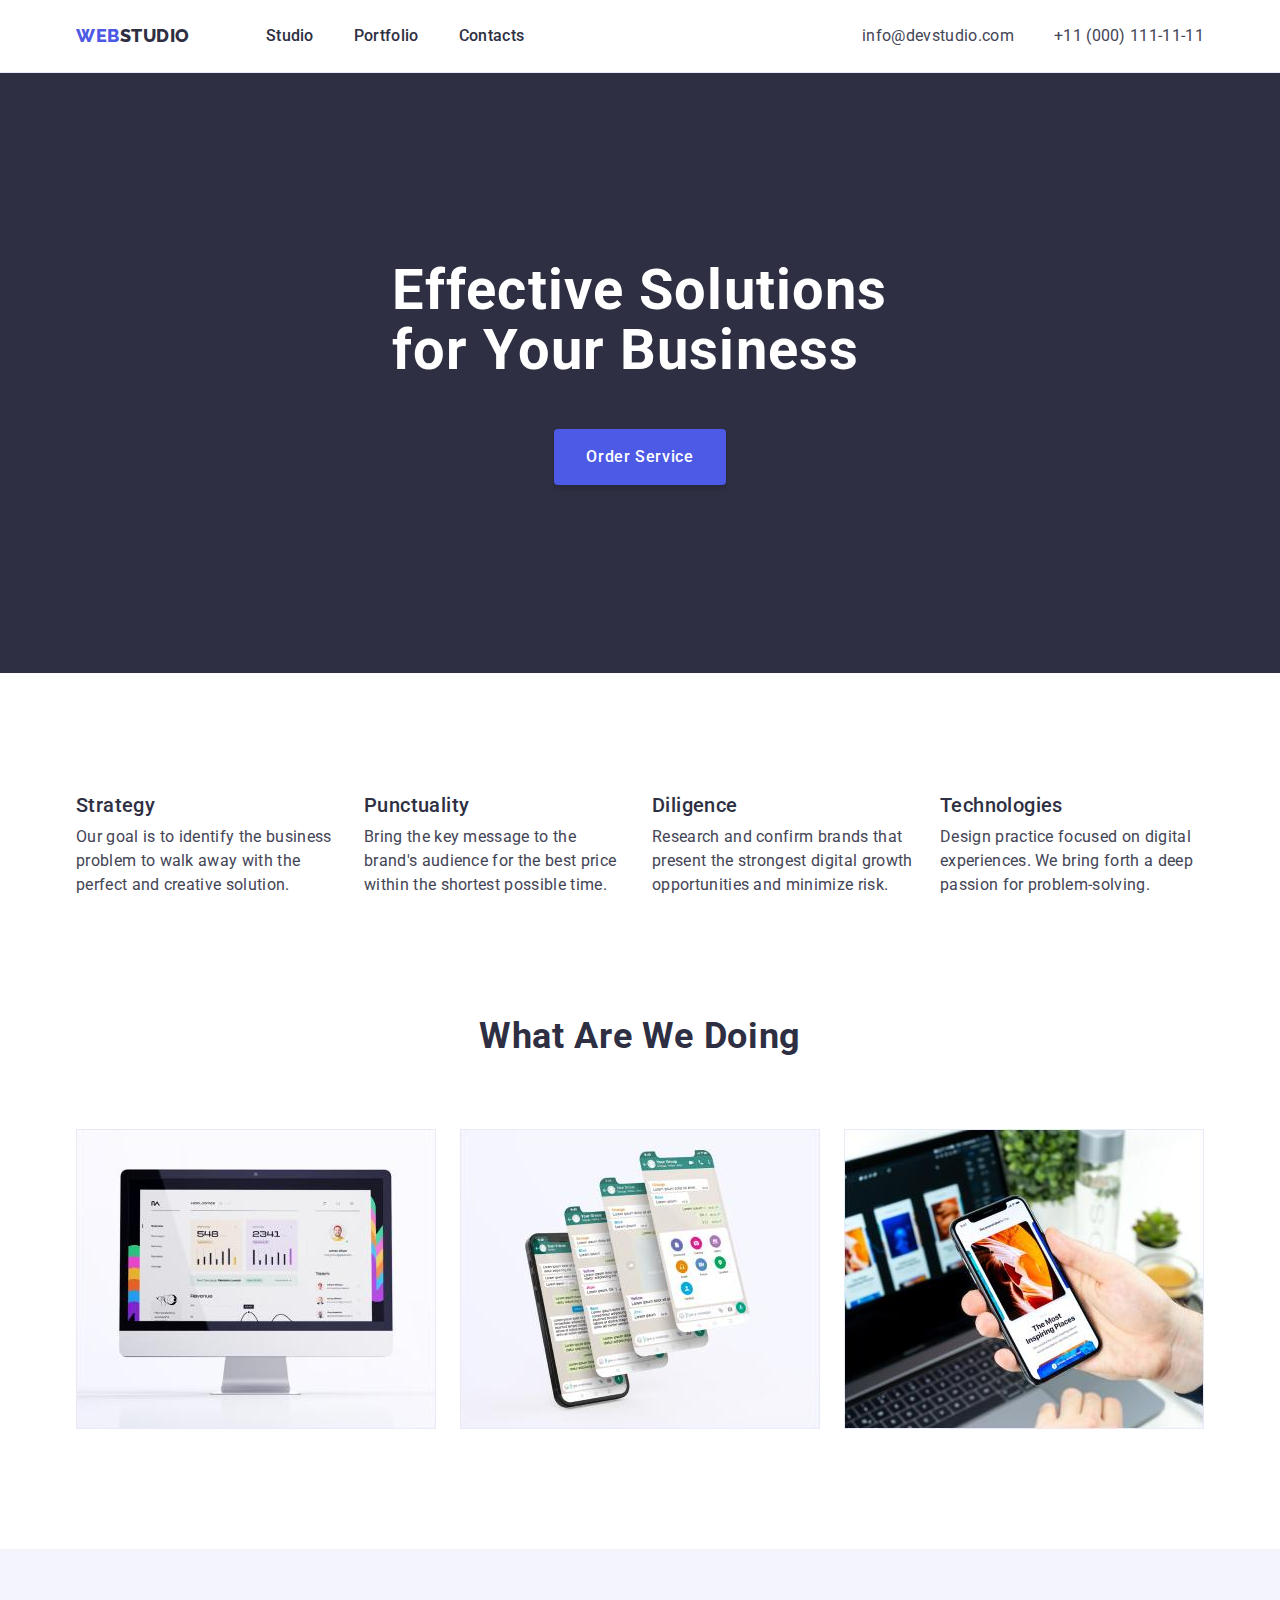
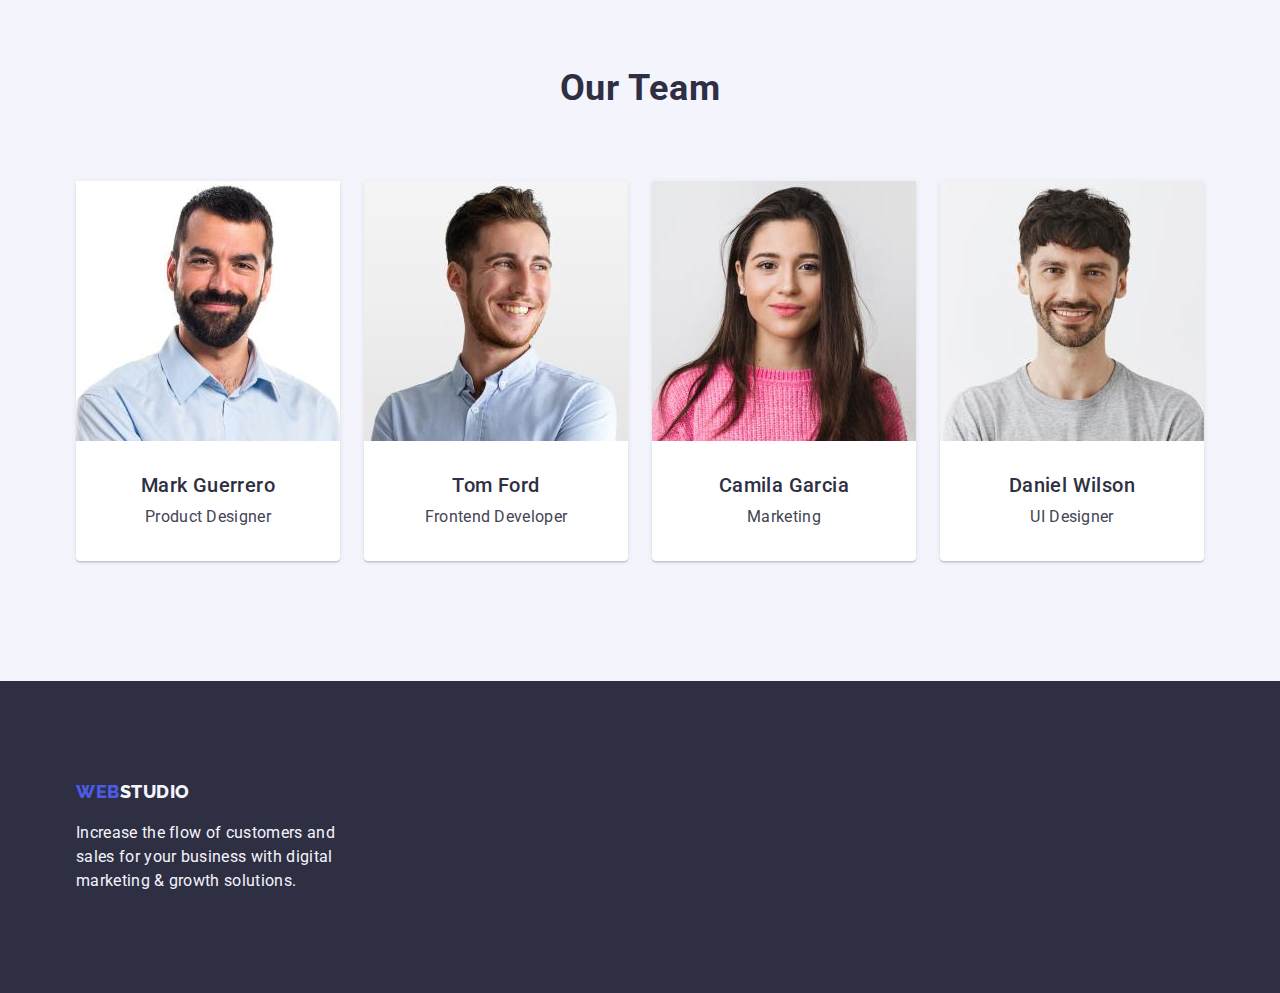
<file: index.html>
<!doctype html>
<html lang="en">
  <head>
    <meta charset="UTF-8" />
    <meta name="viewport" content="width=device-width, initial-scale=1.0" />
    <title>Webstudio</title>
    <link rel="preconnect" href="https://fonts.googleapis.com" />
    <link rel="preconnect" href="https://fonts.gstatic.com" crossorigin />

    <link
      href="https://fonts.googleapis.com/css2?family=Raleway:wght@800&family=Roboto:wght@400;500;700&display=swap"
      rel="stylesheet"
    />
    <link
      rel="stylesheet"
      href="https://cdnjs.cloudflare.com/ajax/libs/modern-normalize/2.0.0/modern-normalize.min.css"
    />
    <link rel="stylesheet" href="./css/styles.css" />
  </head>
  <body>
    <!-- Header -->
    <header class="header">
      <div class="container header-flex-container">
        <nav class="header-nav">
          <a href="./index.html" class="logo-header logo link"
            >Web<span class="logo-header-accent">Studio</span></a
          >
          <ul class="nav-list list">
            <li class="nav-list-item">
              <a class="link nav-list-link" href="./index.html">Studio</a>
            </li>
            <li class="nav-list-item">
              <a class="link nav-list-link" href="./portfolio.html">Portfolio</a>
            </li>
            <li class="nav-list-item"><a class="link nav-list-link" href="">Contacts</a></li>
          </ul>
        </nav>
        <address class="header-address">
          <ul class="address-list list">
            <li class="address-list-item">
              <a class="address-list-link link" href="mailto:info@devstudio.com"
                >info@devstudio.com</a
              >
            </li>
            <li class="address-list-item">
              <a class="address-list-link link" href="tel:+110001111111">+11 (000) 111-11-11</a>
            </li>
          </ul>
        </address>
      </div>
    </header>
    <main>
      <!-- Hero Secion -->
      <section class="hero">
        <div class="container">
          <h1 class="hero-title">Effective Solutions for Your Business</h1>
          <button type="button" class="hero-btn btn">Order Service</button>
        </div>
      </section>
      <!-- Features Section -->
      <section class="features section-padding">
        <div class="container">
          <h2 class="features-title visually-hidden">Our features</h2>
          <ul class="features-list list">
            <li class="features-list-item">
              <h3 class="features-list-title list-title">Strategy</h3>
              <p class="features-list-text">
                Our goal is to identify the business problem to walk away with the perfect and
                creative solution.
              </p>
            </li>

            <li class="features-list-item">
              <h3 class="features-list-title list-title">Punctuality</h3>
              <p class="features-list-text">
                Bring the key message to the brand's audience for the best price within the shortest
                possible time.
              </p>
            </li>

            <li class="features-list-item">
              <h3 class="features-list-title list-title">Diligence</h3>
              <p class="features-list-text">
                Research and confirm brands that present the strongest digital growth opportunities
                and minimize risk.
              </p>
            </li>

            <li class="features-list-item">
              <h3 class="features-list-title list-title">Technologies</h3>
              <p class="features-list-text">
                Design practice focused on digital experiences. We bring forth a deep passion for
                problem-solving.
              </p>
            </li>
          </ul>
        </div>
      </section>
      <!-- Services Section -->
      <section class="services section-title">
        <div class="container">
          <h2 class="section-title services-title">What are we doing</h2>
          <ul class="services-list list">
            <li class="services-list-item">
              <img
                class="services-list-img"
                src="./images/services/img1.jpg"
                alt="website"
                width="360"
                height="300"
              />
            </li>
            <li class="services-list-item">
              <img
                class="services-list-img"
                src="./images/services/img2.jpg"
                alt="design"
                width="360"
                height="300"
              />
            </li>
            <li class="services-list-item">
              <img
                class="services-list-img"
                src="./images/services/img3.jpg"
                alt="application"
                width="360"
                height="300"
              />
            </li>
          </ul>
        </div>
      </section>
      <!-- Team Section -->
      <section class="team section-padding">
        <div class="container">
          <h2 class="team-title section-title team-section-title">Our Team</h2>
          <ul class="list team-list">
            <li class="team-list-item">
              <img
                class="team-list-img"
                src="./images/team/img1.jpg"
                alt="Mark Guerrero"
                width="264"
                height="260"
              />
              <div class="team-list-container">
                <h3 class="team-list-title list-title">Mark Guerrero</h3>
                <p class="team-list-text">Product Designer</p>
              </div>
            </li>

            <li class="team-list-item">
              <img
                class="team-list-img"
                src="./images/team/img2.jpg"
                alt="Tom Ford"
                width="264"
                height="260"
              />
              <div class="team-list-container">
                <h3 class="team-list-title list-title">Tom Ford</h3>
                <p class="team-list-text">Frontend Developer</p>
              </div>
            </li>

            <li class="team-list-item">
              <img
                class="team-list-img"
                src="./images/team/img3.jpg"
                alt="Daniel Wilson"
                width="264"
                height="260"
              />
              <div class="team-list-container">
                <h3 class="team-list-title list-title">Camila Garcia</h3>
                <p class="team-list-text">Marketing</p>
              </div>
            </li>

            <li class="team-list-item">
              <img
                class="team-list-img"
                src="./images/team/img4.jpg"
                alt="Camila Garcia"
                width="264"
                height="260"
              />
              <div class="team-list-container">
                <h3 class="team-list-title list-title">Daniel Wilson</h3>
                <p class="team-list-text">UI Designer</p>
              </div>
            </li>
          </ul>
        </div>
      </section>
    </main>
    <!-- Footer -->
    <footer class="footer">
      <div class="container">
        <a href="./index.html" class="logo-footer logo link"
          >Web<span class="logo-footer-accent">Studio</span></a
        >

        <p class="footer-text">
          Increase the flow of customers and sales for your business with digital marketing & growth
          solutions.
        </p>
      </div>
    </footer>
  </body>
</html>
</file>
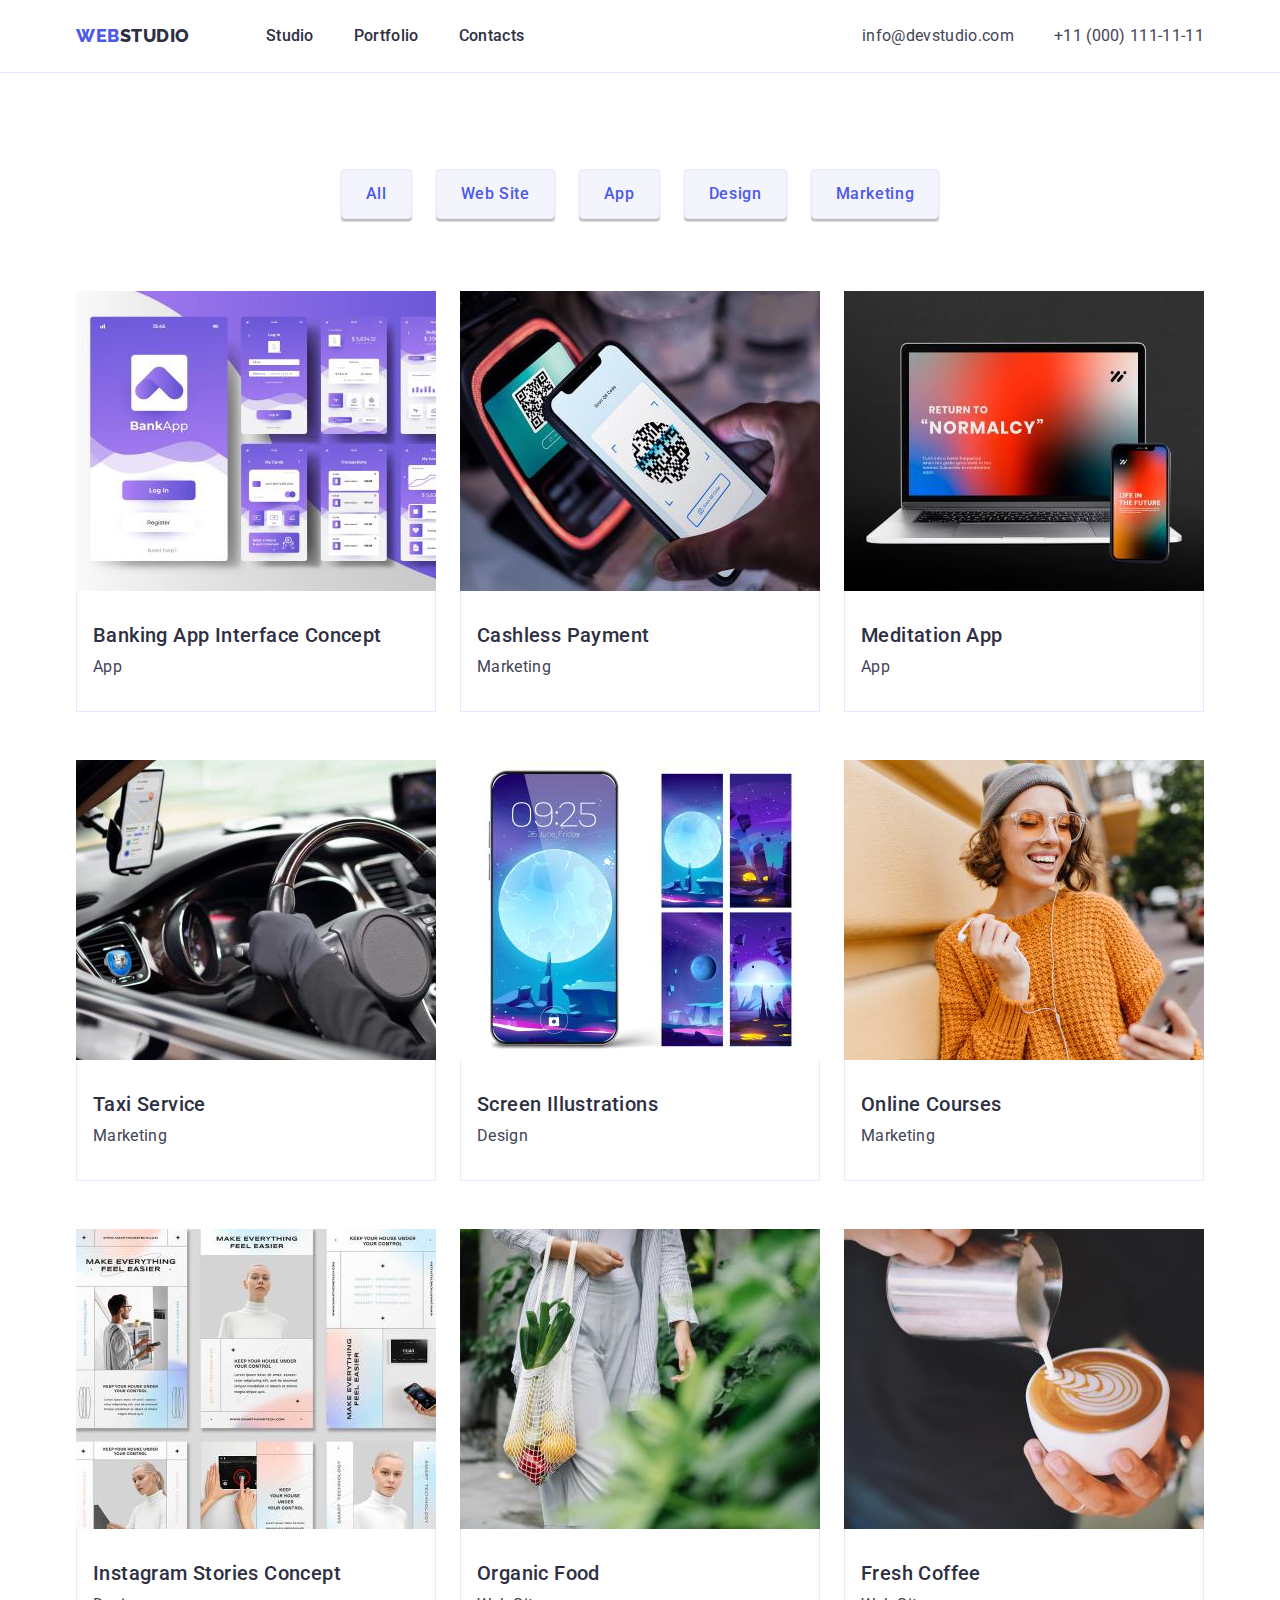
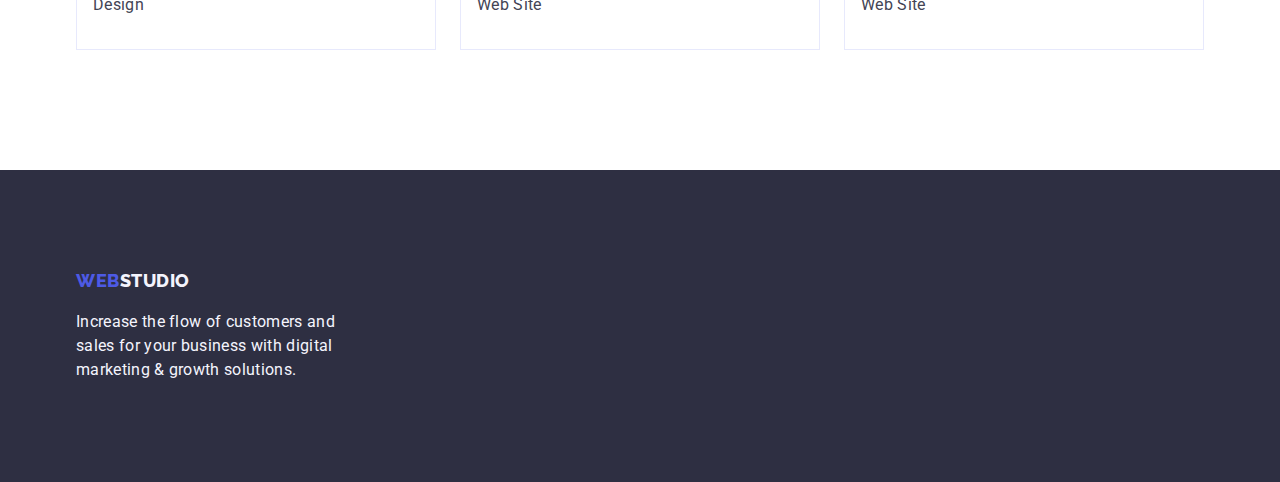
<file: portfolio.html>
<!doctype html>
<html lang="en">
  <head>
    <meta charset="UTF-8" />
    <meta name="viewport" content="width=device-width, initial-scale=1.0" />
    <title>Portfolio</title>
    <link rel="preconnect" href="https://fonts.googleapis.com" />
    <link rel="preconnect" href="https://fonts.gstatic.com" crossorigin />

    <link
      href="https://fonts.googleapis.com/css2?family=Raleway:wght@800&family=Roboto:wght@400;500;700&display=swap"
      rel="stylesheet"
    />
    <link
      rel="stylesheet"
      href="https://cdnjs.cloudflare.com/ajax/libs/modern-normalize/2.0.0/modern-normalize.min.css"
    />
    <link rel="stylesheet" href="./css/styles.css" />
  </head>
  <body>
    <!-- Header -->
    <header class="header">
      <div class="container header-flex-container">
        <nav class="header-nav">
          <a href="./index.html" class="logo-header logo link"
            >Web<span class="logo-header-accent">Studio</span></a
          >
          <ul class="nav-list list">
            <li class="nav-list-item">
              <a class="link nav-list-link" href="./index.html">Studio</a>
            </li>
            <li class="nav-list-item">
              <a class="link nav-list-link" href="./portfolio.html">Portfolio</a>
            </li>
            <li class="nav-list-item"><a class="link nav-list-link" href="">Contacts</a></li>
          </ul>
        </nav>
        <address class="header-address">
          <ul class="address-list list">
            <li class="address-list-item">
              <a class="address-list-link link" href="mailto:info@devstudio.com"
                >info@devstudio.com</a
              >
            </li>
            <li class="address-list-item">
              <a class="address-list-link link" href="tel:+110001111111">+11 (000) 111-11-11</a>
            </li>
          </ul>
        </address>
      </div>
    </header>
    <main>
      <!-- Portfolio Section -->
      <section class="portfolio">
        <div class="container">
          <h1 class="visually-hidden">Projects Portfolio</h1>
          <ul class="btn-list list">
            <li class="btn-list-item">
              <button type="button" class="btn-list-button btn">All</button>
            </li>
            <li class="btn-list-item">
              <button type="button" class="btn-list-button btn">Web Site</button>
            </li>
            <li class="btn-list-item">
              <button type="button" class="btn-list-button btn">App</button>
            </li>
            <li class="btn-list-item">
              <button type="button" class="btn-list-button btn">Design</button>
            </li>
            <li class="btn-list-item">
              <button type="button" class="btn-list-button btn">Marketing</button>
            </li>
          </ul>
          <ul class="portfolio-list list">
            <li class="portfolio-list-item">
              <a href="" class="portfolio-list-link link">
                <img
                  class="portfolio-list-img"
                  src="./images/portfolio/img1.jpg"
                  alt="Banking App Interface"
                  width="360"
                  height="300"
                />
                <div class="portfolio-list-container">
                  <h2 class="portfolio-list-title list-title">Banking App Interface Concept</h2>
                  <p class="portfolio-list-text">App</p>
                </div>
              </a>
            </li>
            <li class="portfolio-list-item">
              <a href="" class="portfolio-list-link link">
                <img
                  class="portfolio-list-img"
                  src="./images/portfolio/img2.jpg"
                  alt="Cashless Payment Marketing"
                  width="360"
                  height="300"
                />
                <div class="portfolio-list-container">
                  <h2 class="portfolio-list-title list-title">Cashless Payment</h2>
                  <p class="portfolio-list-text">Marketing</p>
                </div>
              </a>
            </li>
            <li class="portfolio-list-item">
              <a href="" class="portfolio-list-link link">
                <img
                  class="portfolio-list-img"
                  src="./images/portfolio/img3.jpg"
                  alt="Meditation App"
                  width="360"
                  height="300"
                />
                <div class="portfolio-list-container">
                  <h2 class="portfolio-list-title list-title">Meditation App</h2>
                  <p class="portfolio-list-text">App</p>
                </div>
              </a>
            </li>
            <li class="portfolio-list-item">
              <a href="" class="portfolio-list-link link">
                <img
                  class="portfolio-list-img"
                  src="./images/portfolio/img4.jpg"
                  alt="Taxi Service App"
                  width="360"
                  height="300"
                />
                <div class="portfolio-list-container">
                  <h2 class="portfolio-list-title list-title">Taxi Service</h2>
                  <p class="portfolio-list-text">Marketing</p>
                </div>
              </a>
            </li>
            <li class="portfolio-list-item">
              <a href="" class="portfolio-list-link link">
                <img
                  class="portfolio-list-img"
                  src="./images/portfolio/img5.jpg"
                  alt="Screen Wallpapers Design"
                  width="360"
                  height="300"
                />
                <div class="portfolio-list-container">
                  <h2 class="portfolio-list-title list-title">Screen Illustrations</h2>
                  <p class="portfolio-list-text">Design</p>
                </div>
              </a>
            </li>
            <li class="portfolio-list-item">
              <a href="" class="portfolio-list-link link">
                <img
                  class="portfolio-list-img"
                  src="./images/portfolio/img6.jpg"
                  alt="Online Cources"
                  width="360"
                  height="300"
                />
                <div class="portfolio-list-container">
                  <h2 class="portfolio-list-title list-title">Online Courses</h2>
                  <p class="portfolio-list-text">Marketing</p>
                </div>
              </a>
            </li>
            <li class="portfolio-list-item">
              <a href="" class="portfolio-list-link link">
                <img
                  class="portfolio-list-img"
                  src="./images/portfolio/img7.jpg"
                  alt="Instagram Stories Concept Design"
                  width="360"
                  height="300"
                />
                <div class="portfolio-list-container">
                  <h2 class="portfolio-list-title list-title">Instagram Stories Concept</h2>
                  <p class="portfolio-list-text">Design</p>
                </div>
              </a>
            </li>
            <li class="portfolio-list-item">
              <a href="" class="portfolio-list-link link">
                <img
                  class="portfolio-list-img"
                  src="./images/portfolio/img8.jpg"
                  alt="Organic Food Website"
                  width="360"
                  height="300"
                />
                <div class="portfolio-list-container">
                  <h2 class="portfolio-list-title list-title">Organic Food</h2>
                  <p class="portfolio-list-text">Web Site</p>
                </div>
              </a>
            </li>
            <li class="portfolio-list-item">
              <a href="" class="portfolio-list-link link">
                <img
                  class="portfolio-list-img"
                  src="./images/portfolio/img9.jpg"
                  alt="Coffee Website"
                  width="360"
                  height="300"
                />
                <div class="portfolio-list-container">
                  <h2 class="portfolio-list-title list-title">Fresh Coffee</h2>
                  <p class="portfolio-list-text">Web Site</p>
                </div>
              </a>
            </li>
          </ul>
        </div>
      </section>
    </main>
    <!-- Footer -->
    <!-- Footer -->
    <footer class="footer">
      <div class="container">
        <a href="./index.html" class="logo-footer logo link"
          >Web<span class="logo-footer-accent">Studio</span></a
        >

        <p class="footer-text">
          Increase the flow of customers and sales for your business with digital marketing & growth
          solutions.
        </p>
      </div>
    </footer>
  </body>
</html>
</file>
<file: css/styles.css>
:root {
  --primary-brand-color: #4d5ae5;
  --pressed-state-color: #404bbf;
  --accent-color: #e7e9fc;

  --text-color: #434455;
  --subtle-text-color: #8e8f99;

  --dark-color: #2e2f42;
  --green-color: #31d0aa;
  --light-color: #f4f4fd;
  --white-color: #ffffff;

  --hero-bg-color: #2e2f42;
  --modal-bg-color: #fcfcfc;
  --modal-overlay-color: #2e2f42;
  /* Pixel distance */
  --item-gap: 24px;
  --heading-margin: 72px;
  /* Margin centered */
  --margin-auto: 0 auto;
}

/**
  |============================
  | Common styles
  |============================
*/

body {
  font-family: 'Roboto', sans-serif;
  line-height: 1.5;
  letter-spacing: 0.02em;
  color: var(--text-color);
}

body,
h1,
h2,
h3,
h4,
h5,
h6,
p {
  margin: 0;
}

img,
svg {
  display: block;
  max-width: 100%;
  height: auto;
}

.visually-hidden {
  position: absolute;
  width: 1px;
  height: 1px;
  margin: -1px;
  border: 0;
  padding: 0;
  white-space: nowrap;
  clip-path: inset(100%);
  clip: rect(0 0 0 0);
  overflow: hidden;
}

/* Container */

.container {
  margin: 0 auto;
  width: 1158px;
  padding: 0 15px;
}

/* List, Link, Title */

.list {
  list-style: none;
  margin-top: 0;
  margin-bottom: 0;
  padding-left: 0;
}

.link {
  color: inherit;
  text-decoration: none;
}

.list-title {
  font-size: 20px;
  font-weight: 500;
  line-height: 1.2;
  color: var(--dark-color);
  letter-spacing: 0.02em;
}

/* Section */

.section-title {
  font-size: 36px;
  line-height: 1.11;
  text-align: center;
  color: var(--dark-color);
  letter-spacing: 0.02em;
}

.section-padding {
  padding-top: 120px;
  padding-bottom: 120px;
}

/* Logo */

.logo {
  display: inline-block;
  font-family: Raleway, sans-serif;
  font-size: 18px;
  font-weight: 800;
  line-height: 1.17;
  letter-spacing: 0.03em;
  color: var(--primary-brand-color);
  text-transform: uppercase;
}

.logo-footer {
}

.logo-header {
}

.logo:hover,
.logo:focus {
  color: var(--pressed-state-color);
}

.logo-header-accent {
  color: var(--dark-color);
}

.logo-footer-accent {
  color: var(--light-color);
}

/* Button */

.btn {
  font-family: inherit;
  font-size: 16px;
  font-weight: 500;
  line-height: 1.5;
  letter-spacing: 0.04em;

  color: var(--white-color);
  background-color: var(--primary-brand-color);
  border: none;
  cursor: pointer;
}

.btn:hover,
.btn:focus {
  background-color: var(--pressed-state-color);
}

/* --------------- Studio Landing Page --------------- */

/**
  |============================
  | Header
  |============================
*/

.header {
  border-bottom: 1px solid #e7e9fc;
}

.header-flex-container {
  display: flex;

  justify-content: space-between;
}

.header-nav {
  display: flex;
  align-items: center;
}

.logo-header {
  margin-right: 76px;
  display: inline-block;
  padding: 24px 0;
}

.nav-list {
  display: flex;
  color: var(--dark-color);
  font-weight: 500;
}

.nav-list-item {
}

.nav-list-link {
  display: inline-block;
  padding: 24px 0;
}

.nav-list-item:hover,
.nav-list-item:focus-within {
  color: var(--pressed-state-color);
}

.header-address {
  font-style: normal;
}

.address-list {
  display: flex;
}

.address-list-item {
}

.address-list-link {
  display: inline-block;
  padding: 24px 0;
}

.address-list-link:hover,
.address-list-link:focus {
  color: var(--pressed-state-color);
}

.nav-list-item:not(:last-child),
.address-list-item:not(:last-child) {
  margin-right: 40px;
}

/**
  |============================
  | Hero Section
  |============================
*/

.hero {
  background-color: var(--hero-bg-color);
  padding: 188px 0;
}

.hero-title {
  max-width: 496px;
  margin: var(--margin-auto);

  font-size: 56px;
  font-weight: 700;
  line-height: 1.07;
  color: var(--white-color);
  letter-spacing: 0.02em;
}

.hero-btn {
  display: block;
  margin: var(--margin-auto);
  min-width: 169px;
  margin-top: 48px;
  padding: 16px 32px;

  border-radius: 4px;
  box-shadow: 0px 4px 4px 0px rgba(0, 0, 0, 0.15);
}

/**
  |============================
  | Features Section
  |============================
*/

.features {
}

.features-title {
}

.features-list {
  display: flex;
  flex-wrap: wrap;
  gap: var(--item-gap);
}

.features-list-item {
  flex-basis: calc((100% - 72px) / 4);
}

.features-list-title {
}

.features-list-text {
  margin-top: 8px;
}

/**
  |============================
  | Services Section
  |============================
*/

.services {
  padding-bottom: 120px;
}

.services-title {
  text-transform: capitalize;
}

.services-list {
  display: flex;
  flex-wrap: wrap;
  margin-top: var(--heading-margin);
  gap: var(--item-gap);
}

.services-list-item {
  flex-basis: calc((100% - 48px) / 3);
}

.services-list-img {
}

/**

/**
  |============================
  | Team Section
  |============================
*/

.team {
  background-color: var(--light-color);
}

.team-section-title {
  text-transform: capitalize;
}

.team-list {
  display: flex;
  flex-wrap: wrap;
  margin-top: var(--heading-margin);
  gap: var(--item-gap);
}

.team-list-item {
  flex-basis: calc((100% - 72px) / 4);
  background-color: var(--white-color);

  border-radius: 0px 0px 4px 4px;

  box-shadow:
    0px 2px 1px 0px rgba(46, 47, 66, 0.08),
    0px 1px 1px 0px rgba(46, 47, 66, 0.16),
    0px 1px 6px 0px rgba(46, 47, 66, 0.08);
}

.team-list-img {
}

.team-list-container {
  padding: 32px 0;
  text-align: center;
}

.team-list-title {
}

.team-list-text {
  margin-top: 8px;
}

/**
  |============================
  | Footer
  |============================
*/

.footer {
  padding: 100px 0;
  background-color: var(--hero-bg-color);
}

.footer-text {
  margin-top: 16px;
  width: 264px;
  color: var(--light-color);
}

/* --------------- Portfolio Landing Page --------------- */

.portfolio {
  padding: 96px 0 120px 0;
}

.btn-list {
  display: flex;
  justify-content: center;
}

.btn-list-item:not(:last-child) {
  margin-right: var(--item-gap);
}

.btn.btn-list-button {
  padding: 12px 24px;

  background-color: var(--light-color);
  color: var(--primary-brand-color);

  border: 1px solid var(--accent-color);

  border-radius: 4px;

  box-shadow:
    0px 2px 2px 0px rgba(0, 0, 0, 0.12),
    0px 2px 1px 0px rgba(0, 0, 0, 0.08),
    0px 3px 1px 0px rgba(0, 0, 0, 0.1);
}

.btn-list-button:hover,
.btn-list-button:focus {
  color: var(--white-color);
  border: 1px solid transparent;
  background-color: var(--pressed-state-color);
}

.portfolio-list {
  display: flex;
  flex-wrap: wrap;

  column-gap: 24px;
  row-gap: 48px;

  margin-top: var(--heading-margin);
}

.portfolio-list-item {
  flex-basis: calc((100% - 48px) / 3);
}

.portfolio-list-img {
}

.portfolio-list-container {
  padding: 32px 16px;
  border: 1px solid var(--accent-color);
  border-top: none;
}

.portfolio-list-title {
}

.portfolio-list-text {
  margin-top: 8px;
}
</file>
